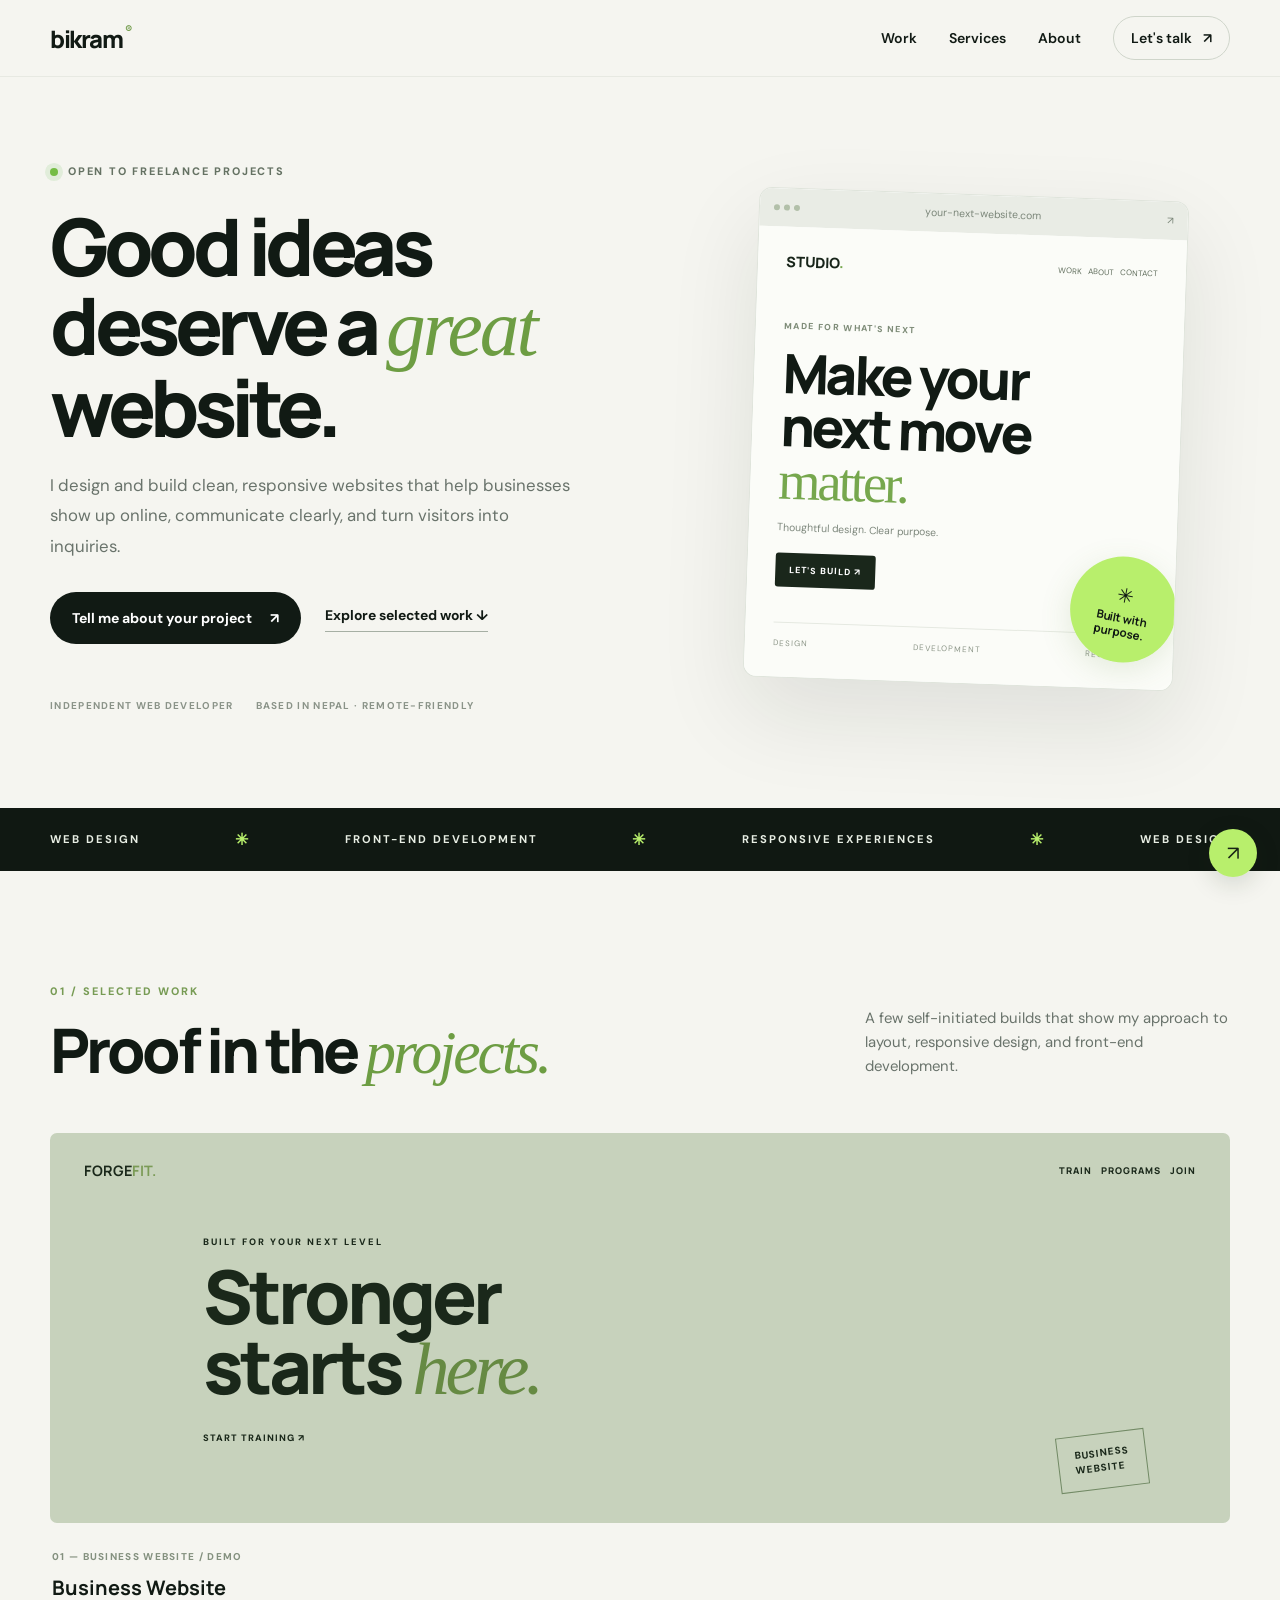
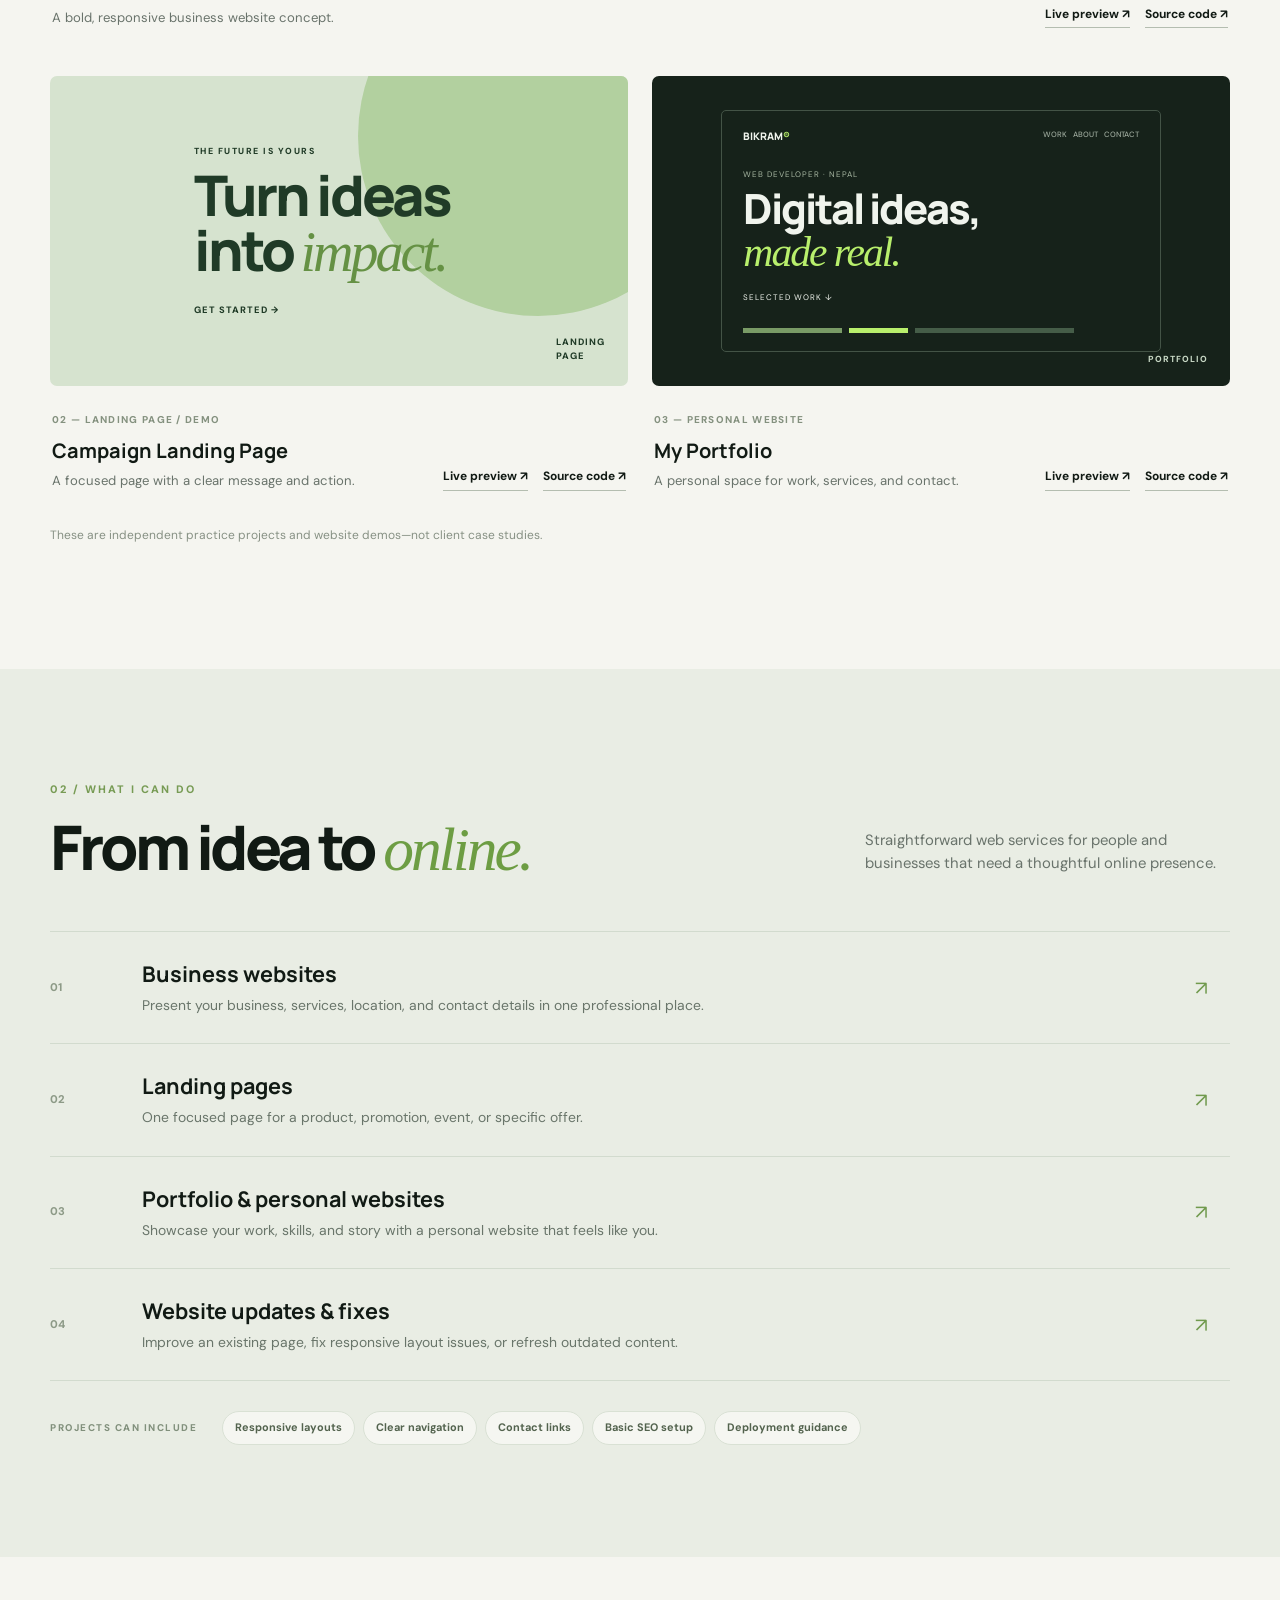
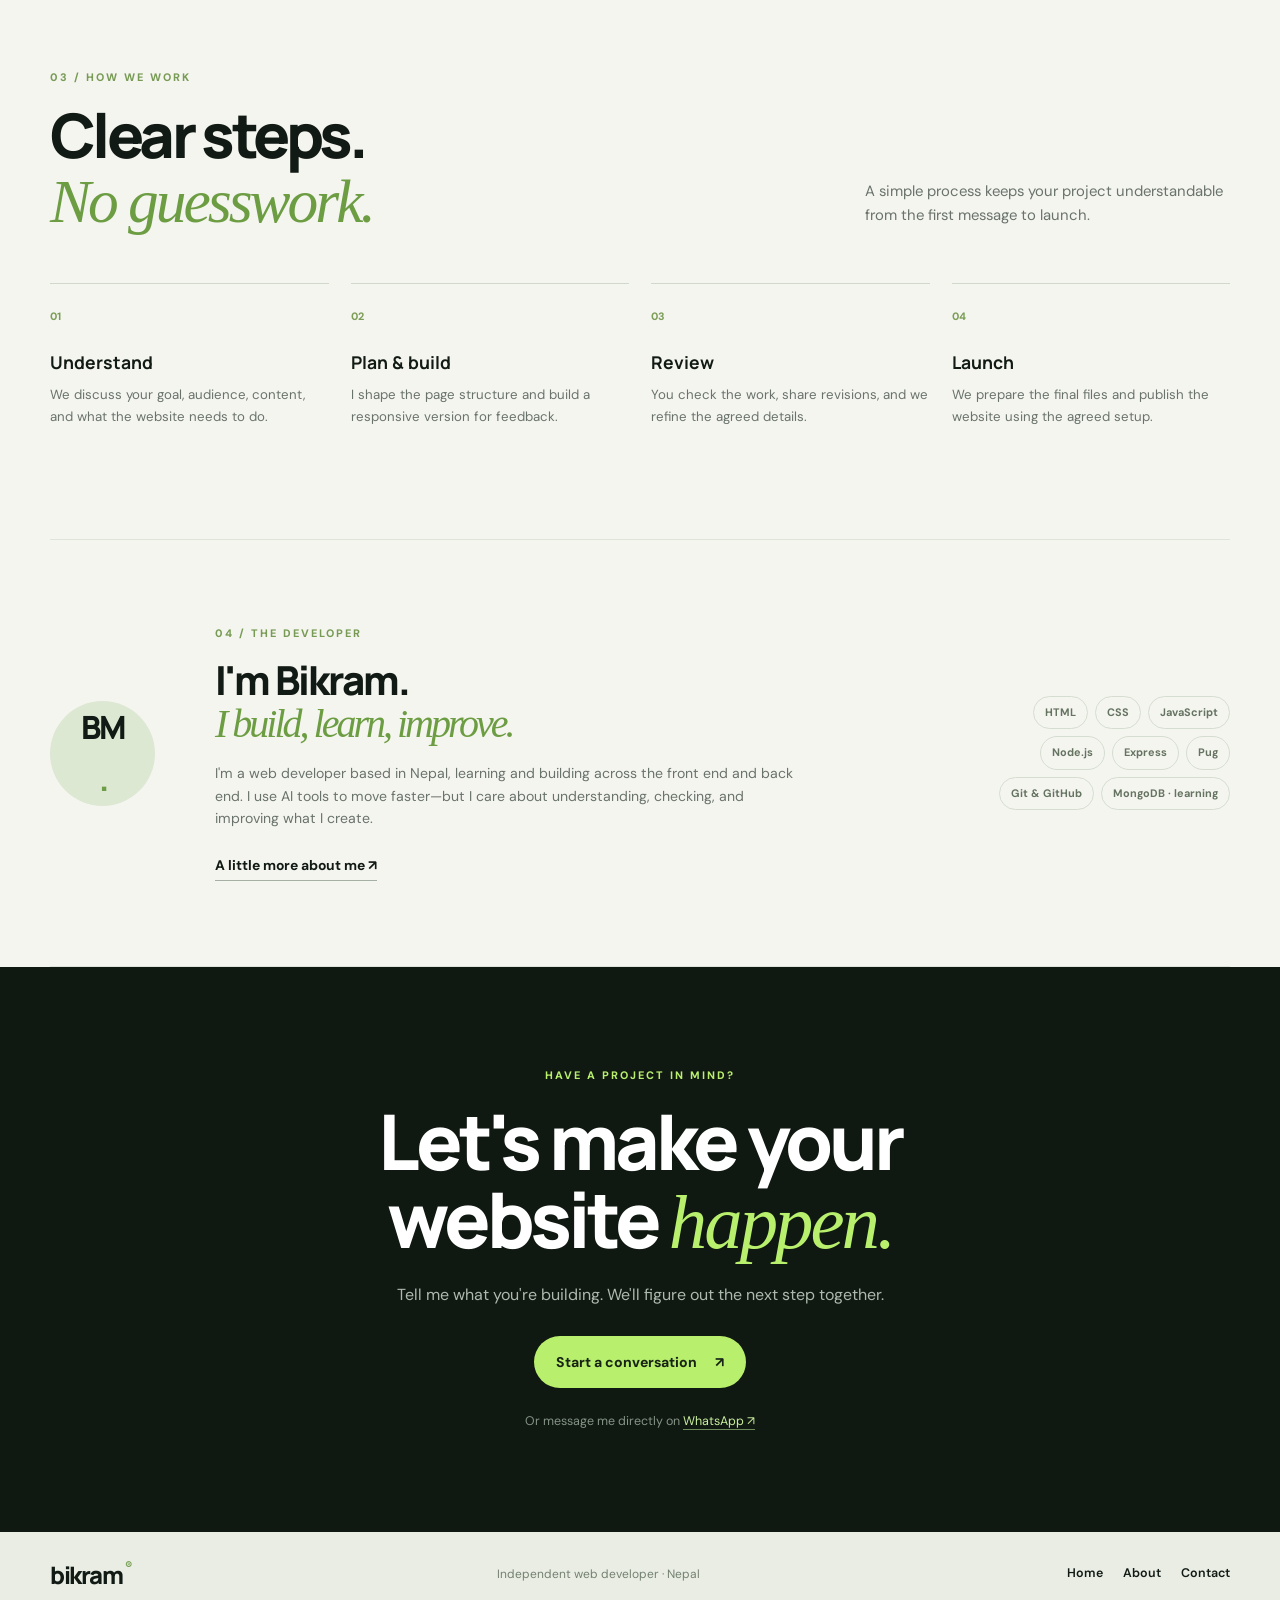
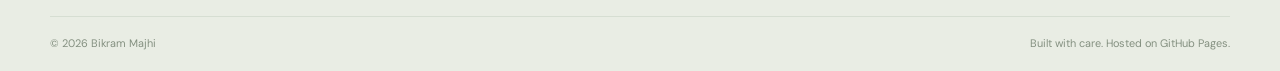
<file: index.html>
<!doctype html>
<html lang="en">
<head>
<meta charset="utf-8"><meta name="viewport" content="width=device-width,initial-scale=1">
<meta name="description" content="Bikram Majhi designs and builds responsive websites for small businesses, personal brands, and growing ideas. View projects and discuss your website.">
<meta name="theme-color" content="#101812">
<title>Bikram Majhi — Freelance Web Developer</title>
<link rel="preconnect" href="https://fonts.googleapis.com"><link rel="preconnect" href="https://fonts.gstatic.com" crossorigin>
<link href="https://fonts.googleapis.com/css2?family=DM+Sans:wght@400;500;600;700&family=Manrope:wght@500;600;700;800&display=swap" rel="stylesheet">
<link rel="stylesheet" href="style.css?v=20261114-2">
</head>
<body>
<header class="header"><nav class="nav wrap" aria-label="Main navigation"><a class="logo" href="index.html">bikram<span>®</span></a><div class="nav-menu"><a href="#work">Work</a><a href="#services">Services</a><a href="about.html">About</a><a class="nav-contact" href="contact.html">Let's talk <span>↗</span></a></div></nav></header>
<main>
<section class="hero wrap">
<div class="hero-left"><div class="availability"><i></i> OPEN TO FREELANCE PROJECTS</div><h1>Good ideas<br>deserve a <em>great</em><br>website.</h1><p class="hero-description">I design and build clean, responsive websites that help businesses show up online, communicate clearly, and turn visitors into inquiries.</p><div class="hero-buttons"><a class="btn btn-light" href="contact.html">Tell me about your project <span>↗</span></a><a class="under-link" href="#work">Explore selected work ↓</a></div><div class="hero-meta"><span>INDEPENDENT WEB DEVELOPER</span><span>BASED IN NEPAL · REMOTE-FRIENDLY</span></div></div>
<div class="hero-right"><div class="orbit orbit-a"></div><div class="orbit orbit-b"></div><div class="hero-window"><div class="window-bar"><span class="window-dots"><i></i><i></i><i></i></span><span>your-next-website.com</span><span>↗</span></div><div class="window-page"><div class="mock-nav"><b>STUDIO<span>.</span></b><small>WORK&nbsp;&nbsp; ABOUT&nbsp;&nbsp; CONTACT</small></div><div class="mock-main"><small>MADE FOR WHAT'S NEXT</small><strong>Make your<br>next move<br><span>matter.</span></strong><p>Thoughtful design. Clear purpose.</p><div class="mock-cta">LET'S BUILD ↗</div></div><div class="mock-bottom"><span>DESIGN</span><span>DEVELOPMENT</span><span>RESPONSIVE</span></div></div><div class="hero-sticker"><span>✳</span><b>Built with<br>purpose.</b></div></div>
</section>
<div class="ticker"><div class="wrap ticker-inner"><span>WEB DESIGN</span><i>✳</i><span>FRONT-END DEVELOPMENT</span><i>✳</i><span>RESPONSIVE EXPERIENCES</span><i>✳</i><span>WEB DESIGN</span></div></div>
<section class="section wrap" id="work"><div class="section-top"><div><p class="kicker">01 / SELECTED WORK</p><h2>Proof in the <em>projects.</em></h2></div><p class="section-intro">A few self-initiated builds that show my approach to layout, responsive design, and front-end development.</p></div>
<div class="work-grid">
<article class="work-card work-wide"><a class="work-visual visual-gym" href="https://unitebikram-rgb.github.io/business-website/" target="_blank" rel="noopener noreferrer" aria-label="Open business website demo"><div class="demo-top"><b>FORGE<span>FIT.</span></b><small>TRAIN&nbsp;&nbsp; PROGRAMS&nbsp;&nbsp; JOIN</small></div><div class="gym-copy"><small>BUILT FOR YOUR NEXT LEVEL</small><strong>Stronger<br>starts <i>here.</i></strong><span class="demo-pill">START TRAINING ↗</span></div><div class="demo-stamp">BUSINESS<br>WEBSITE</div></a><div class="work-caption"><div><span class="work-label">01 — BUSINESS WEBSITE / DEMO</span><h3>Business Website</h3><p>A bold, responsive business website concept.</p></div><div class="work-actions"><a href="https://unitebikram-rgb.github.io/business-website/" target="_blank" rel="noopener noreferrer">Live preview ↗</a><a href="https://github.com/unitebikram-rgb/business-website" target="_blank" rel="noopener noreferrer">Source code ↗</a></div></div></article>
<article class="work-card"><a class="work-visual visual-launch" href="https://unitebikram-rgb.github.io/landing-page/" target="_blank" rel="noopener noreferrer" aria-label="Open landing page demo"><div class="launch-orb"></div><div class="launch-content"><small>THE FUTURE IS YOURS</small><strong>Turn ideas<br>into <i>impact.</i></strong><span class="launch-button">GET STARTED →</span></div><span class="launch-label">LANDING<br>PAGE</span></a><div class="work-caption"><div><span class="work-label">02 — LANDING PAGE / DEMO</span><h3>Campaign Landing Page</h3><p>A focused page with a clear message and action.</p></div><div class="work-actions"><a href="https://unitebikram-rgb.github.io/landing-page/" target="_blank" rel="noopener noreferrer">Live preview ↗</a><a href="https://github.com/unitebikram-rgb/landing-page" target="_blank" rel="noopener noreferrer">Source code ↗</a></div></div></article>
<article class="work-card"><a class="work-visual visual-portfolio" href="https://unitebikram-rgb.github.io/portfolio-website/" target="_blank" rel="noopener noreferrer" aria-label="View portfolio website"><div class="portfolio-frame"><div class="portfolio-nav">BIKRAM<span>®</span><small>WORK&nbsp;&nbsp; ABOUT&nbsp;&nbsp; CONTACT</small></div><div class="portfolio-hero"><small>WEB DEVELOPER · NEPAL</small><strong>Digital ideas,<br><i>made real.</i></strong><span>SELECTED WORK ↓</span></div><div class="portfolio-blocks"><i></i><i></i><i></i></div></div><span class="portfolio-tag">PORTFOLIO</span></a><div class="work-caption"><div><span class="work-label">03 — PERSONAL WEBSITE</span><h3>My Portfolio</h3><p>A personal space for work, services, and contact.</p></div><div class="work-actions"><a href="https://unitebikram-rgb.github.io/portfolio-website/" target="_blank" rel="noopener noreferrer">Live preview ↗</a><a href="https://github.com/unitebikram-rgb/portfolio-website" target="_blank" rel="noopener noreferrer">Source code ↗</a></div></div></article>
</div><p class="demo-disclaimer">These are independent practice projects and website demos—not client case studies.</p></section>
<section class="services-section" id="services"><div class="wrap section"><div class="section-top"><div><p class="kicker">02 / WHAT I CAN DO</p><h2>From idea to <em>online.</em></h2></div><p class="section-intro">Straightforward web services for people and businesses that need a thoughtful online presence.</p></div><div class="services-list">
<div class="service-row"><span class="service-index">01</span><div><h3>Business websites</h3><p>Present your business, services, location, and contact details in one professional place.</p></div><span class="service-arrow">↗</span></div>
<div class="service-row"><span class="service-index">02</span><div><h3>Landing pages</h3><p>One focused page for a product, promotion, event, or specific offer.</p></div><span class="service-arrow">↗</span></div>
<div class="service-row"><span class="service-index">03</span><div><h3>Portfolio & personal websites</h3><p>Showcase your work, skills, and story with a personal website that feels like you.</p></div><span class="service-arrow">↗</span></div>
<div class="service-row"><span class="service-index">04</span><div><h3>Website updates & fixes</h3><p>Improve an existing page, fix responsive layout issues, or refresh outdated content.</p></div><span class="service-arrow">↗</span></div>
</div><div class="deliverables"><span>PROJECTS CAN INCLUDE</span><div><b>Responsive layouts</b><b>Clear navigation</b><b>Contact links</b><b>Basic SEO setup</b><b>Deployment guidance</b></div></div></div></section>
<section class="process-section"><div class="wrap section"><div class="section-top"><div><p class="kicker">03 / HOW WE WORK</p><h2>Clear steps.<br><em>No guesswork.</em></h2></div><p class="section-intro">A simple process keeps your project understandable from the first message to launch.</p></div><div class="process-grid"><div><span>01</span><h3>Understand</h3><p>We discuss your goal, audience, content, and what the website needs to do.</p></div><div><span>02</span><h3>Plan & build</h3><p>I shape the page structure and build a responsive version for feedback.</p></div><div><span>03</span><h3>Review</h3><p>You check the work, share revisions, and we refine the agreed details.</p></div><div><span>04</span><h3>Launch</h3><p>We prepare the final files and publish the website using the agreed setup.</p></div></div></div></section>
<section class="about-preview wrap"><div class="about-mark">BM<span>.</span></div><div><p class="kicker">04 / THE DEVELOPER</p><h2>I'm Bikram.<br><em>I build, learn, improve.</em></h2><p>I'm a web developer based in Nepal, learning and building across the front end and back end. I use AI tools to move faster—but I care about understanding, checking, and improving what I create.</p><a class="under-link dark-link" href="about.html">A little more about me ↗</a></div><div class="about-skills"><span>HTML</span><span>CSS</span><span>JavaScript</span><span>Node.js</span><span>Express</span><span>Pug</span><span>Git & GitHub</span><span>MongoDB · learning</span></div></section>
<section class="final-cta"><div class="wrap cta-inner"><p class="kicker">HAVE A PROJECT IN MIND?</p><h2>Let's make your<br>website <em>happen.</em></h2><p>Tell me what you're building. We'll figure out the next step together.</p><a class="btn btn-dark" href="contact.html">Start a conversation <span>↗</span></a><div class="cta-email">Or message me directly on <a href="https://wa.me/9779800962616" target="_blank" rel="noopener noreferrer">WhatsApp ↗</a></div></div></section>
</main>
<footer class="footer"><div class="wrap footer-main"><a class="logo" href="index.html">bikram<span>®</span></a><span>Independent web developer · Nepal</span><div><a href="index.html">Home</a><a href="about.html">About</a><a href="contact.html">Contact</a></div></div><div class="wrap footer-bottom"><span>© <span id="year">2026</span> Bikram Majhi</span><span>Built with care. Hosted on GitHub Pages.</span></div></footer>
<a class="floating-contact" href="https://wa.me/9779800962616" target="_blank" rel="noopener noreferrer" aria-label="Message Bikram on WhatsApp">↗</a><script src="script.js"></script>
</body></html>
</file>
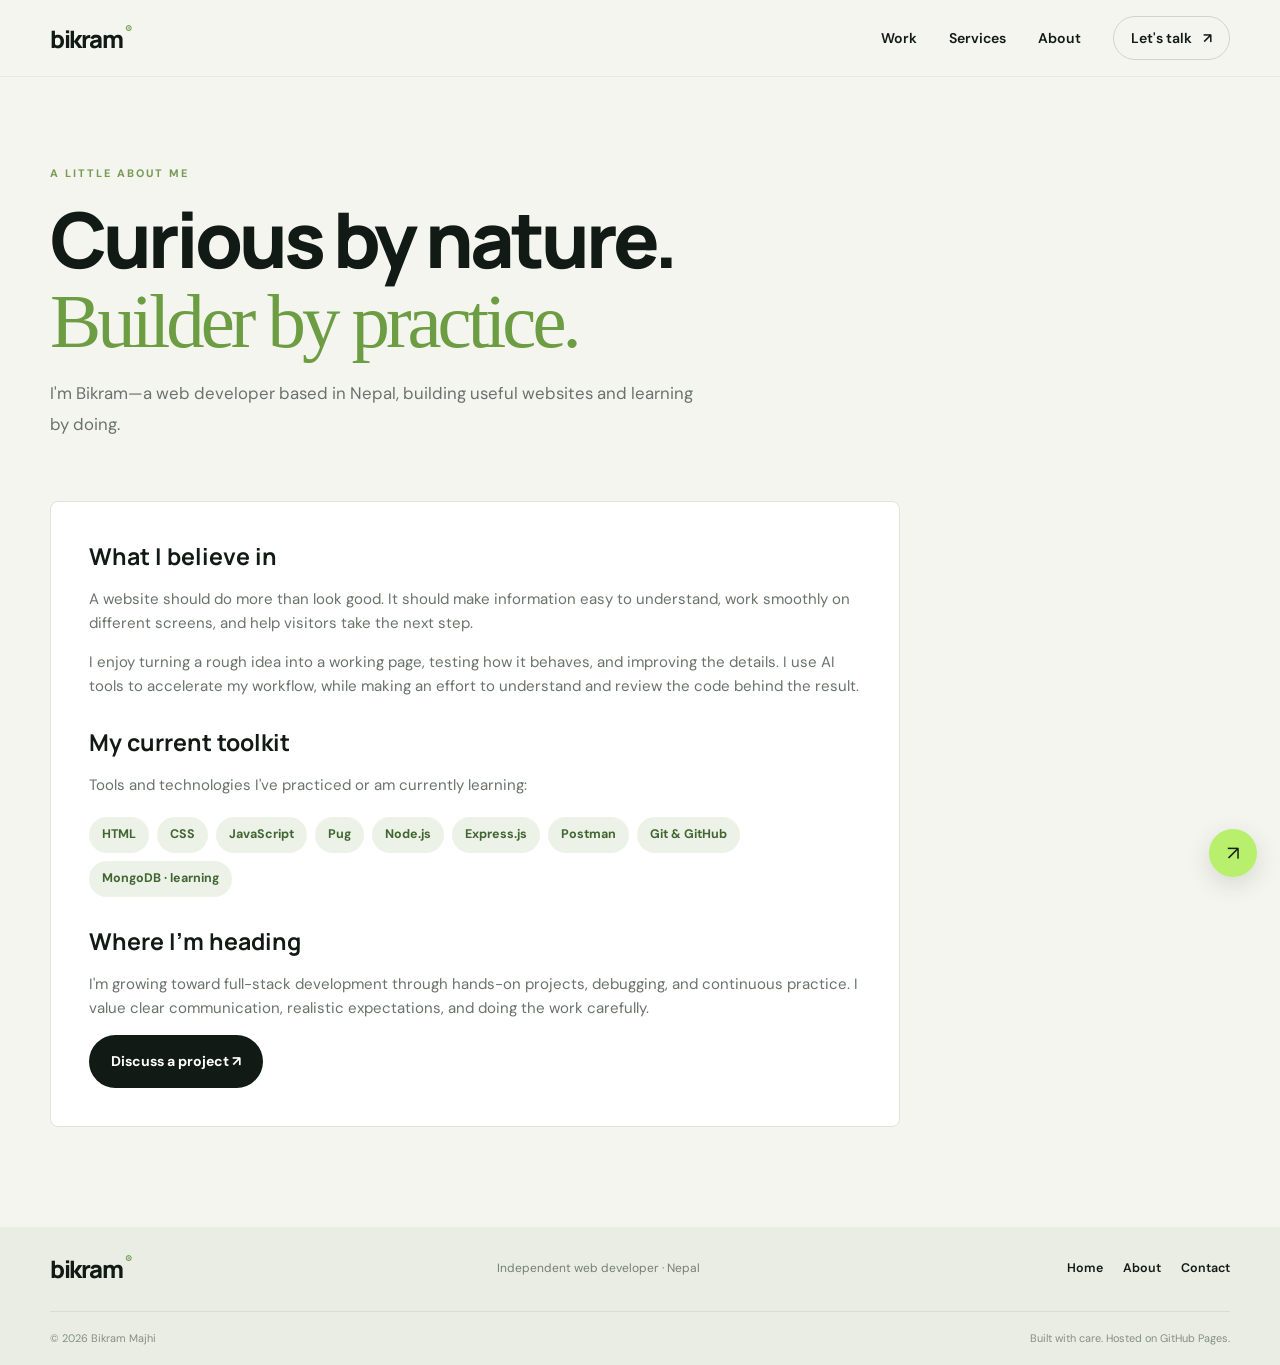
<file: about.html>
<!doctype html><html lang="en"><head><meta charset="utf-8"><meta name="viewport" content="width=device-width,initial-scale=1"><meta name="description" content="About Bikram Majhi, independent web developer based in Nepal."><meta name="theme-color" content="#101812"><title>About — Bikram Majhi</title><link href="https://fonts.googleapis.com/css2?family=DM+Sans:wght@400;500;600;700&family=Manrope:wght@500;600;700;800&display=swap" rel="stylesheet"><link rel="stylesheet" href="style.css?v=20261114-2"></head><body><header class="header"><nav class="nav wrap" aria-label="Main navigation"><a class="logo" href="index.html">bikram<span>®</span></a><div class="nav-menu"><a href="index.html#work">Work</a><a href="index.html#services">Services</a><a href="about.html">About</a><a class="nav-contact" href="contact.html">Let's talk <span>↗</span></a></div></nav></header><main class="wrap"><section class="page-hero"><p class="kicker">A LITTLE ABOUT ME</p><h1>Curious by nature.<br><span class="accent">Builder by practice.</span></h1><p class="hero-description">I'm Bikram—a web developer based in Nepal, building useful websites and learning by doing.</p></section><section class="page-content"><article class="content-panel"><h2>What I believe in</h2><p>A website should do more than look good. It should make information easy to understand, work smoothly on different screens, and help visitors take the next step.</p><p>I enjoy turning a rough idea into a working page, testing how it behaves, and improving the details. I use AI tools to accelerate my workflow, while making an effort to understand and review the code behind the result.</p><h2>My current toolkit</h2><p>Tools and technologies I've practiced or am currently learning:</p><div class="skills-list"><span>HTML</span><span>CSS</span><span>JavaScript</span><span>Pug</span><span>Node.js</span><span>Express.js</span><span>Postman</span><span>Git & GitHub</span><span>MongoDB · learning</span></div><h2>Where I'm heading</h2><p>I'm growing toward full-stack development through hands-on projects, debugging, and continuous practice. I value clear communication, realistic expectations, and doing the work carefully.</p><a class="btn btn-light" href="contact.html">Discuss a project ↗</a></article></section></main><footer class="footer"><div class="wrap footer-main"><a class="logo" href="index.html">bikram<span>®</span></a><span>Independent web developer · Nepal</span><div><a href="index.html">Home</a><a href="about.html">About</a><a href="contact.html">Contact</a></div></div><div class="wrap footer-bottom"><span>© <span id="year">2026</span> Bikram Majhi</span><span>Built with care. Hosted on GitHub Pages.</span></div></footer><a class="floating-contact" href="https://wa.me/9779800962616" target="_blank" rel="noopener noreferrer" aria-label="Message Bikram on WhatsApp">↗</a><script src="script.js"></script></body></html>
</file>
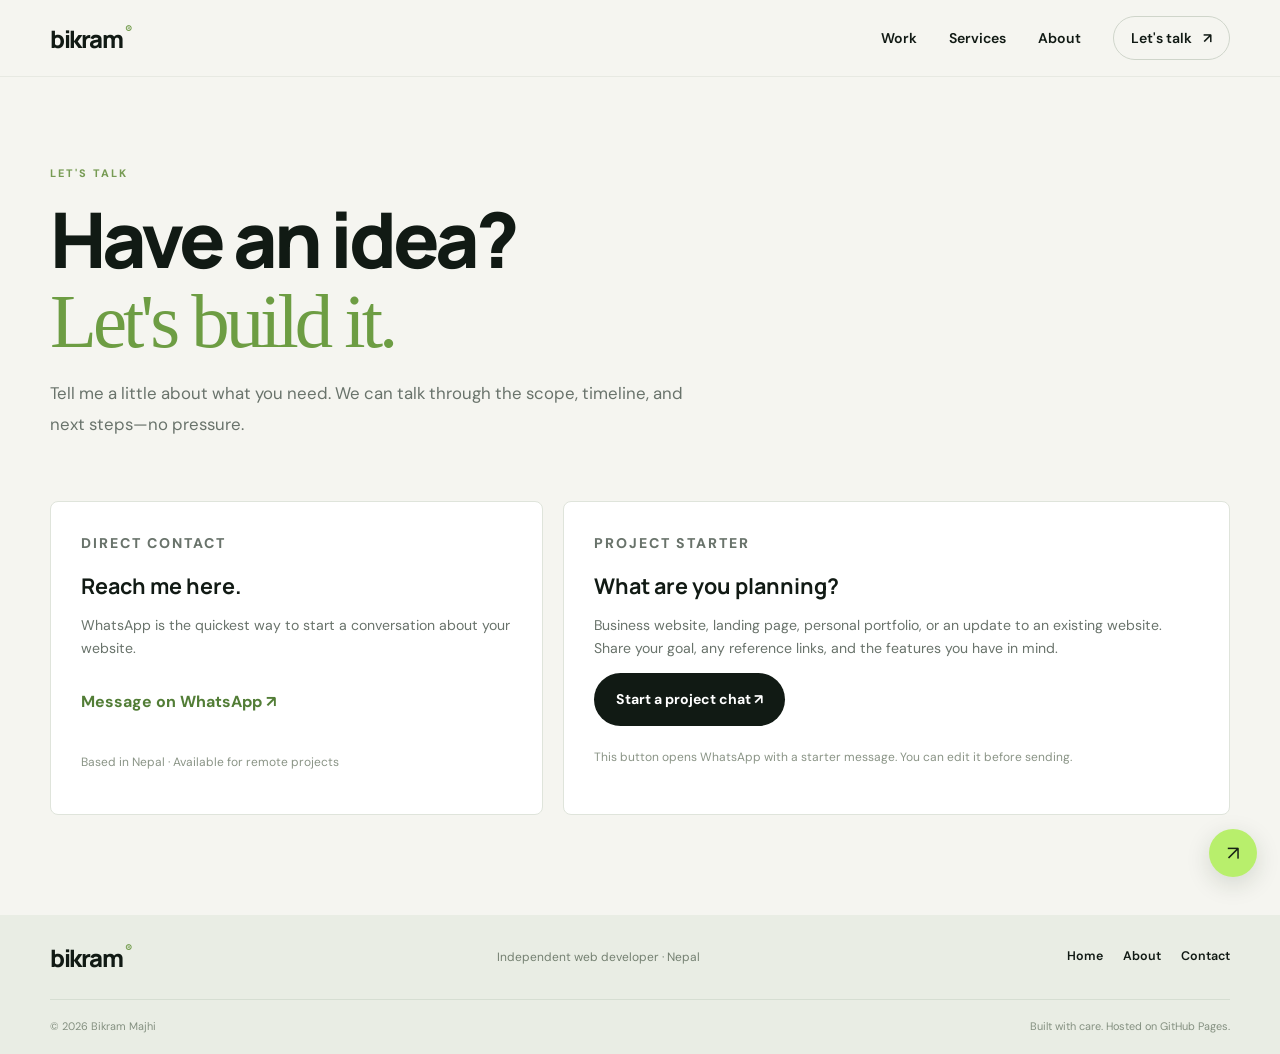
<file: contact.html>
<!doctype html><html lang="en"><head><meta charset="utf-8"><meta name="viewport" content="width=device-width,initial-scale=1"><meta name="description" content="Start a website project with Bikram Majhi. Contact via WhatsApp."><meta name="theme-color" content="#101812"><title>Contact — Bikram Majhi</title><link href="https://fonts.googleapis.com/css2?family=DM+Sans:wght@400;500;600;700&family=Manrope:wght@500;600;700;800&display=swap" rel="stylesheet"><link rel="stylesheet" href="style.css?v=20261114-2"></head><body><header class="header"><nav class="nav wrap" aria-label="Main navigation"><a class="logo" href="index.html">bikram<span>®</span></a><div class="nav-menu"><a href="index.html#work">Work</a><a href="index.html#services">Services</a><a href="about.html">About</a><a class="nav-contact" href="contact.html">Let's talk <span>↗</span></a></div></nav></header><main class="wrap"><section class="page-hero"><p class="kicker">LET'S TALK</p><h1>Have an idea?<br><span class="accent">Let's build it.</span></h1><p class="hero-description">Tell me a little about what you need. We can talk through the scope, timeline, and next steps—no pressure.</p></section><section class="contact-layout"><div class="contact-box"><p class="kicker">DIRECT CONTACT</p><h2>Reach me here.</h2><p>WhatsApp is the quickest way to start a conversation about your website.</p><a class="contact-option" href="https://wa.me/9779800962616" target="_blank" rel="noopener noreferrer">Message on WhatsApp ↗</a><p class="form-note">Based in Nepal · Available for remote projects</p></div><div class="contact-box"><p class="kicker">PROJECT STARTER</p><h2>What are you planning?</h2><p>Business website, landing page, personal portfolio, or an update to an existing website. Share your goal, any reference links, and the features you have in mind.</p><a class="btn btn-light" href="https://wa.me/9779800962616?text=Hi%20Bikram%2C%20I%20have%20a%20website%20project%20to%20discuss." target="_blank" rel="noopener noreferrer">Start a project chat ↗</a><p class="form-note">This button opens WhatsApp with a starter message. You can edit it before sending.</p></div></section></main><footer class="footer"><div class="wrap footer-main"><a class="logo" href="index.html">bikram<span>®</span></a><span>Independent web developer · Nepal</span><div><a href="index.html">Home</a><a href="about.html">About</a><a href="contact.html">Contact</a></div></div><div class="wrap footer-bottom"><span>© <span id="year">2026</span> Bikram Majhi</span><span>Built with care. Hosted on GitHub Pages.</span></div></footer><a class="floating-contact" href="https://wa.me/9779800962616" target="_blank" rel="noopener noreferrer" aria-label="Message Bikram on WhatsApp">↗</a><script src="script.js"></script></body></html>
</file>
<file: style.css>
:root{--bg:#f5f5f0;--ink:#111a14;--muted:#69736b;--green:#b8ef6c;--deep:#101812;--line:#dfe4db;--white:#fff;--serif:Georgia,"Times New Roman",serif}
*{box-sizing:border-box}html{scroll-behavior:smooth;scroll-padding-top:90px}body{margin:0;background:var(--bg);color:var(--ink);font-family:"DM Sans",Arial,sans-serif;line-height:1.6}a{color:inherit;text-decoration:none}a:focus-visible,button:focus-visible{outline:3px solid #91c74f;outline-offset:4px}.wrap{width:min(1180px,calc(100% - 64px));margin-inline:auto}.header{position:sticky;top:0;z-index:50;background:rgba(245,245,240,.92);backdrop-filter:blur(16px);border-bottom:1px solid #e7e9e2}.nav{height:76px;display:flex;justify-content:space-between;align-items:center}.logo{font:800 1.5rem "Manrope",sans-serif;letter-spacing:-1.5px}.logo span{font-size:.7rem;vertical-align:top;color:#719b4a;margin-left:3px}.nav-menu{display:flex;align-items:center;gap:32px;font-size:.88rem;font-weight:600}.nav-menu>a:not(.nav-contact):hover{color:#477b2c}.nav-contact{padding:10px 17px;border:1px solid #cfd5ca;border-radius:100px}.nav-contact:hover{background:#e8ebdf}.nav-contact span{margin-left:8px}
.hero{display:grid;grid-template-columns:1.05fr .95fr;gap:70px;align-items:center;padding-block:86px 94px;min-height:650px}.availability{display:flex;align-items:center;gap:10px;font-size:.68rem;letter-spacing:1.8px;font-weight:800;color:#657263}.availability i{width:8px;height:8px;background:#75bd45;border-radius:50%;box-shadow:0 0 0 5px #e1edda}.hero h1{font:800 clamp(3.5rem,6.2vw,6.2rem)/.99 "Manrope",sans-serif;letter-spacing:-5.5px;margin:27px 0 24px}.hero h1 em,.section-top h2 em,.about-preview h2 em,.final-cta h2 em{font-family:var(--serif);font-weight:400;color:#6d9d43;letter-spacing:-3px}.hero-description{font-size:1.05rem;line-height:1.8;color:var(--muted);max-width:525px}.hero-buttons{display:flex;align-items:center;gap:24px;flex-wrap:wrap;margin-top:31px}.btn{display:inline-flex;align-items:center;gap:18px;padding:15px 22px;border-radius:100px;font-weight:700;font-size:.88rem;transition:transform .2s,background .2s}.btn:hover{transform:translateY(-2px)}.btn-light{background:var(--ink);color:white}.btn-light:hover{background:#2b3b2e}.under-link{font-weight:700;font-size:.87rem;border-bottom:1px solid #a6afa4;padding-bottom:4px}.under-link:hover{border-color:#4f8b31;color:#4f8b31}.hero-meta{display:flex;gap:22px;flex-wrap:wrap;margin-top:54px;font-size:.62rem;letter-spacing:1.3px;color:#8a9388;font-weight:700}.hero-right{position:relative;min-height:450px;display:grid;place-items:center}.orbit{position:absolute;border:1px solid #d5ddce;border-radius:50%;width:410px;height:410px}.orbit-a{transform:rotate(25deg) scaleX(.8)}.orbit-b{width:350px;height:350px;transform:rotate(-30deg) scaleX(1.15)}.hero-window{position:relative;width:min(100%,430px);background:white;border:1px solid #dfe4db;border-radius:13px;overflow:hidden;box-shadow:0 35px 90px #16231819;transform:rotate(2deg)}.window-bar{height:38px;background:#e9ece5;display:flex;align-items:center;justify-content:space-between;padding:0 14px;color:#7b8679;font-size:.65rem}.window-dots{display:flex;gap:4px}.window-dots i{width:6px;height:6px;background:#b2c0a9;border-radius:50%}.window-page{background:#fbfcf8;padding:25px 28px 27px;min-height:330px}.mock-nav{display:flex;justify-content:space-between;align-items:center;font-size:.6rem;color:#63705f}.mock-nav b{font:800 .9rem "Manrope";color:#18251a}.mock-nav b span{color:#76a74d}.mock-main{padding:48px 0 35px;display:flex;flex-direction:column;align-items:flex-start}.mock-main>small{font-size:.55rem;letter-spacing:1.4px;color:#7e8c78;font-weight:800}.mock-main strong{font:800 3.4rem/.97 "Manrope";letter-spacing:-3px;margin:13px 0}.mock-main strong span{font-family:var(--serif);font-weight:400;color:#76a74d}.mock-main p{font-size:.65rem;color:#7e887d;margin:0 0 16px}.mock-cta{background:#1a271b;color:#fff;padding:10px 14px;border-radius:3px;font-size:.56rem;letter-spacing:1px;font-weight:800}.mock-bottom{display:flex;justify-content:space-between;border-top:1px solid #e5e9e1;padding-top:14px;font-size:.5rem;letter-spacing:1px;color:#8c9688}.hero-sticker{position:absolute;bottom:26px;right:-2px;background:var(--green);width:106px;height:106px;border-radius:50%;display:flex;flex-direction:column;align-items:center;justify-content:center;transform:rotate(9deg);box-shadow:0 8px 30px #5e8d3d25}.hero-sticker span{font-size:1.25rem}.hero-sticker b{font:700 .72rem/1.2 "Manrope";text-align:center}.ticker{background:var(--deep);color:#e8eee4;overflow:hidden}.ticker-inner{height:63px;display:flex;align-items:center;justify-content:space-between;gap:25px;white-space:nowrap;font-size:.7rem;letter-spacing:2px;font-weight:700}.ticker-inner i{color:var(--green);font-style:normal;font-size:1rem}
.section{padding-block:112px}.section-top{display:flex;align-items:end;justify-content:space-between;gap:40px;margin-bottom:49px}.kicker{font-size:.68rem;letter-spacing:2px;color:#779b54;font-weight:800;margin:0 0 17px}.section-top h2,.about-preview h2{font:800 clamp(2.7rem,4.8vw,4.6rem)/1.04 "Manrope";letter-spacing:-3.6px;margin:0}.section-intro{max-width:365px;color:var(--muted);font-size:.93rem;margin:0 0 6px}.work-grid{display:grid;grid-template-columns:1fr 1fr;gap:48px 24px}.work-wide{grid-column:span 2}.work-visual{display:block;position:relative;height:310px;overflow:hidden;border-radius:7px;transition:transform .25s}.work-visual:hover{transform:translateY(-4px)}.work-wide .work-visual{height:390px}.visual-gym{background:#c7d2bc;color:#1a281a;padding:28px 34px}.demo-top{display:flex;align-items:center;justify-content:space-between;font:800 .9rem "Manrope"}.demo-top b span{color:#7b9b57}.demo-top small{font-size:.58rem;letter-spacing:1px}.gym-copy{position:absolute;left:13%;top:26%;display:flex;flex-direction:column;gap:11px}.gym-copy>small{font-size:.58rem;letter-spacing:2px;font-weight:800}.gym-copy strong{font:800 clamp(3rem,5.8vw,5.4rem)/.95 "Manrope";letter-spacing:-4px}.gym-copy strong i{font-family:var(--serif);font-weight:400;color:#668a43}.demo-pill{font-size:.58rem;letter-spacing:1px;font-weight:800;margin-top:15px}.demo-stamp{position:absolute;right:7%;bottom:9%;border:1px solid #728a65;padding:12px 16px;font-size:.62rem;letter-spacing:1px;line-height:1.5;font-weight:800;transform:rotate(-7deg)}.visual-launch{background:#d6e3cf;display:grid;place-items:center;color:#203b27}.launch-orb{position:absolute;width:360px;height:360px;border-radius:50%;background:#b2d09f;right:-90px;top:-120px}.launch-content{position:relative;z-index:1;display:flex;flex-direction:column;gap:10px;margin-left:-35px}.launch-content small{font-size:.55rem;letter-spacing:1.5px;font-weight:800}.launch-content strong{font:800 3.5rem/.98 "Manrope";letter-spacing:-3px}.launch-content strong i{font-family:var(--serif);font-weight:400;color:#659144}.launch-button{margin-top:13px;font-size:.58rem;letter-spacing:1px;font-weight:800}.launch-label{position:absolute;bottom:22px;right:23px;font-size:.58rem;letter-spacing:1px;font-weight:800;line-height:1.5}.visual-portfolio{background:#16221a;display:grid;place-items:center}.portfolio-frame{width:76%;height:78%;border:1px solid #435346;border-radius:5px;padding:18px 21px;color:#f0f4ed;display:flex;flex-direction:column;justify-content:space-between}.portfolio-nav{font:800 .65rem "Manrope"}.portfolio-nav span{color:#b8ef6c}.portfolio-nav small{float:right;font:500 .48rem "DM Sans";color:#9da99c}.portfolio-hero{display:flex;flex-direction:column;gap:8px}.portfolio-hero small{font-size:.5rem;letter-spacing:1px;color:#a6b6a1}.portfolio-hero strong{font:800 2.6rem/.99 "Manrope";letter-spacing:-2px}.portfolio-hero strong i{font-family:var(--serif);font-weight:400;color:#b8ef6c}.portfolio-hero>span{font-size:.5rem;letter-spacing:1px;margin-top:10px}.portfolio-blocks{display:flex;gap:7px}.portfolio-blocks i{height:5px;width:25%;background:#799b66}.portfolio-blocks i:nth-child(2){width:15%;background:#b8ef6c}.portfolio-blocks i:nth-child(3){width:40%;background:#455d48}.portfolio-tag{position:absolute;right:22px;bottom:20px;color:#c8d8c5;font-size:.55rem;letter-spacing:1px;font-weight:800}.work-caption{display:flex;justify-content:space-between;align-items:end;gap:20px;padding:19px 2px 0}.work-label{font-size:.62rem;letter-spacing:1.3px;color:#84917f;font-weight:800}.work-caption h3{font:700 1.25rem "Manrope";margin:6px 0}.work-caption p{font-size:.82rem;color:var(--muted);margin:0}.work-actions{display:flex;gap:15px;flex-shrink:0}.work-actions a{font-size:.75rem;font-weight:700;border-bottom:1px solid #b4bdb0;padding-bottom:3px}.work-actions a:hover{color:#548332;border-color:#548332}.demo-disclaimer{margin-top:35px;color:#879184;font-size:.75rem}
.services-section{background:#e9ede4}.services-list{border-top:1px solid #d2dbce}.service-row{display:grid;grid-template-columns:70px 1fr 35px;gap:22px;align-items:center;padding:27px 0;border-bottom:1px solid #d2dbce;transition:padding .2s}.service-row:hover{padding-inline:10px}.service-index{font-size:.7rem;color:#8d9a87;font-weight:800}.service-row h3{font:700 1.35rem "Manrope";margin:0 0 6px}.service-row p{font-size:.87rem;color:#69756a;margin:0;max-width:650px}.service-arrow{font-size:1.25rem;color:#709a4d}.deliverables{display:flex;align-items:center;gap:25px;margin-top:30px;flex-wrap:wrap}.deliverables>span{font-size:.61rem;letter-spacing:1.5px;font-weight:800;color:#81907c}.deliverables>div{display:flex;gap:8px;flex-wrap:wrap}.deliverables b{font-size:.68rem;background:#f5f6f1;border:1px solid #d9e1d4;border-radius:100px;padding:7px 12px;color:#53634e}
.process-grid{display:grid;grid-template-columns:repeat(4,1fr);gap:22px}.process-grid>div{border-top:1px solid #cfd8ca;padding-top:18px}.process-grid span{font-size:.67rem;color:#7b9d56;font-weight:800}.process-grid h3{font:700 1.1rem "Manrope";margin:23px 0 10px}.process-grid p{font-size:.83rem;color:var(--muted);margin:0}
.about-preview{display:grid;grid-template-columns:130px 1fr 240px;gap:35px;align-items:center;padding-block:85px;border-top:1px solid var(--line);border-bottom:1px solid var(--line)}.about-mark{width:105px;height:105px;border-radius:50%;background:#dce8d2;display:grid;place-items:center;font:800 2rem "Manrope";letter-spacing:-2px}.about-mark span{color:#6e9d48}.about-preview h2{font-size:2.5rem;letter-spacing:-2px}.about-preview>div:nth-child(2)>p:not(.kicker){max-width:590px;color:var(--muted);font-size:.88rem;margin:18px 0}.dark-link{display:inline-block;margin-top:6px}.about-skills{display:flex;flex-wrap:wrap;gap:7px;justify-content:flex-end}.about-skills span{font-size:.68rem;font-weight:700;border:1px solid #d5ddd1;border-radius:100px;padding:7px 11px;color:#657361}
.final-cta{background:var(--deep);color:white;text-align:center;padding-block:100px}.cta-inner .kicker{color:#b8ef6c}.final-cta h2{font:800 clamp(3rem,6vw,5.5rem)/1.02 "Manrope";letter-spacing:-4px;margin:0}.final-cta h2 em{color:#b8ef6c}.final-cta .cta-inner>p:not(.kicker){color:#aeb9ae;margin:20px 0 28px}.btn-dark{background:var(--green);color:#172315}.btn-dark:hover{background:#d0f59c}.cta-email{margin-top:24px;color:#849386;font-size:.78rem}.cta-email a{color:#c8ef9e;border-bottom:1px solid #6e8b5c}
.footer{background:#e9ede4}.footer-main{display:flex;justify-content:space-between;align-items:center;gap:25px;min-height:85px;border-bottom:1px solid #d6ded2}.footer-main>span{font-size:.75rem;color:#748071}.footer-main>div{display:flex;gap:20px;font-size:.78rem;font-weight:600}.footer-main>div a:hover{color:#4e7e32}.footer-bottom{display:flex;justify-content:space-between;padding-block:18px;color:#849080;font-size:.68rem}.floating-contact{position:fixed;right:23px;bottom:23px;width:48px;height:48px;border-radius:50%;display:grid;place-items:center;background:#b8ef6c;color:#172315;font-size:1.25rem;box-shadow:0 7px 25px #1a2d1726;z-index:40;transition:transform .2s}.floating-contact:hover{transform:translateY(-3px)}
/* Supporting pages */
.page-hero{padding:88px 0 45px}.page-hero h1{font:800 clamp(3rem,6vw,5rem)/1.03 "Manrope";letter-spacing:-4px;margin:0}.page-hero .accent{font-family:var(--serif);font-weight:400;color:#6d9d43}.page-hero .hero-description,.page-hero>p:not(.kicker){color:var(--muted);max-width:650px}.page-content{padding-bottom:100px}.content-panel{max-width:850px;background:white;border:1px solid var(--line);border-radius:8px;padding:38px}.content-panel h2{font:700 1.45rem "Manrope";margin:28px 0 10px}.content-panel h2:first-child{margin-top:0}.content-panel p{color:var(--muted);font-size:.94rem}.skills-list{display:flex;flex-wrap:wrap;gap:8px;margin:20px 0}.skills-list span{font-size:.78rem;font-weight:700;background:#edf2e8;padding:8px 13px;border-radius:100px;color:#416632}.contact-layout{display:grid;grid-template-columns:.85fr 1.15fr;gap:20px;padding-bottom:100px}.contact-box{background:white;border:1px solid var(--line);border-radius:8px;padding:30px}.contact-box h2{font:700 1.35rem "Manrope";margin:0 0 10px}.contact-box p{font-size:.88rem;color:var(--muted)}.contact-option{display:block;padding:16px 0;border-bottom:1px solid var(--line);font-weight:700;color:#527d36}.contact-option:last-of-type{border-bottom:0}.form-note{font-size:.75rem!important;color:#8a9486!important;margin-top:22px}
@media(max-width:900px){.hero{gap:25px;grid-template-columns:1fr .9fr}.hero h1{font-size:4.5rem}.hero-right{min-height:370px}.orbit{width:320px;height:320px}.orbit-b{width:280px;height:280px}.hero-window{width:100%}.mock-main strong{font-size:2.8rem}.section{padding-block:85px}.about-preview{grid-template-columns:90px 1fr}.about-mark{width:80px;height:80px}.about-skills{grid-column:2;justify-content:flex-start}.process-grid{grid-template-columns:repeat(2,1fr);row-gap:35px}}
@media(max-width:650px){.wrap{width:calc(100% - 36px)}.nav{height:68px}.nav-menu{gap:15px;font-size:.78rem}.nav-menu>a:nth-child(1),.nav-menu>a:nth-child(2){display:none}.nav-contact{padding:8px 12px}.hero{grid-template-columns:1fr;padding-block:65px 70px;gap:30px}.hero h1{font-size:clamp(3.5rem,13vw,5rem);letter-spacing:-4px}.hero-description{font-size:.95rem}.hero-meta{margin-top:35px;gap:12px;font-size:.55rem}.hero-right{min-height:330px;margin-inline:5px}.hero-window{max-width:390px}.hero-sticker{right:0;bottom:4px;width:90px;height:90px}.orbit{width:300px;height:300px}.orbit-b{width:260px;height:260px}.ticker-inner{justify-content:flex-start;gap:18px;height:55px;font-size:.62rem}.section{padding-block:75px}.section-top{display:block;margin-bottom:35px}.section-top h2{font-size:3rem;letter-spacing:-2.5px}.section-intro{margin-top:18px}.work-grid{grid-template-columns:1fr;gap:35px}.work-wide{grid-column:auto}.work-wide .work-visual,.work-visual{height:260px}.visual-gym{padding:20px}.gym-copy strong{font-size:3.5rem}.demo-top small{font-size:.48rem}.work-caption{display:block}.work-actions{margin-top:15px}.services-list .service-row{grid-template-columns:35px 1fr 20px;gap:12px;padding:22px 0}.service-row h3{font-size:1.1rem}.service-row p{font-size:.8rem}.deliverables{gap:13px}.process-grid{grid-template-columns:1fr 1fr;gap:25px 17px}.process-grid h3{margin-top:15px}.about-preview{grid-template-columns:1fr;gap:20px;padding-block:65px}.about-skills{grid-column:auto;justify-content:flex-start}.about-preview h2{font-size:2.5rem}.final-cta{padding-block:75px}.final-cta h2{font-size:3.6rem;letter-spacing:-2.5px}.footer-main{flex-wrap:wrap;padding-block:20px}.footer-main>span{width:100%;order:3}.footer-main>div{gap:13px}.footer-bottom{gap:10px;flex-wrap:wrap}.contact-layout{grid-template-columns:1fr}.content-panel{padding:25px}.page-hero{padding:65px 0 35px}.page-hero h1{font-size:3.4rem;letter-spacing:-2.5px}.floating-contact{right:15px;bottom:15px}}
@media(prefers-reduced-motion:reduce){html{scroll-behavior:auto}*,*::before,*::after{transition:none!important;animation:none!important}}
</file>
